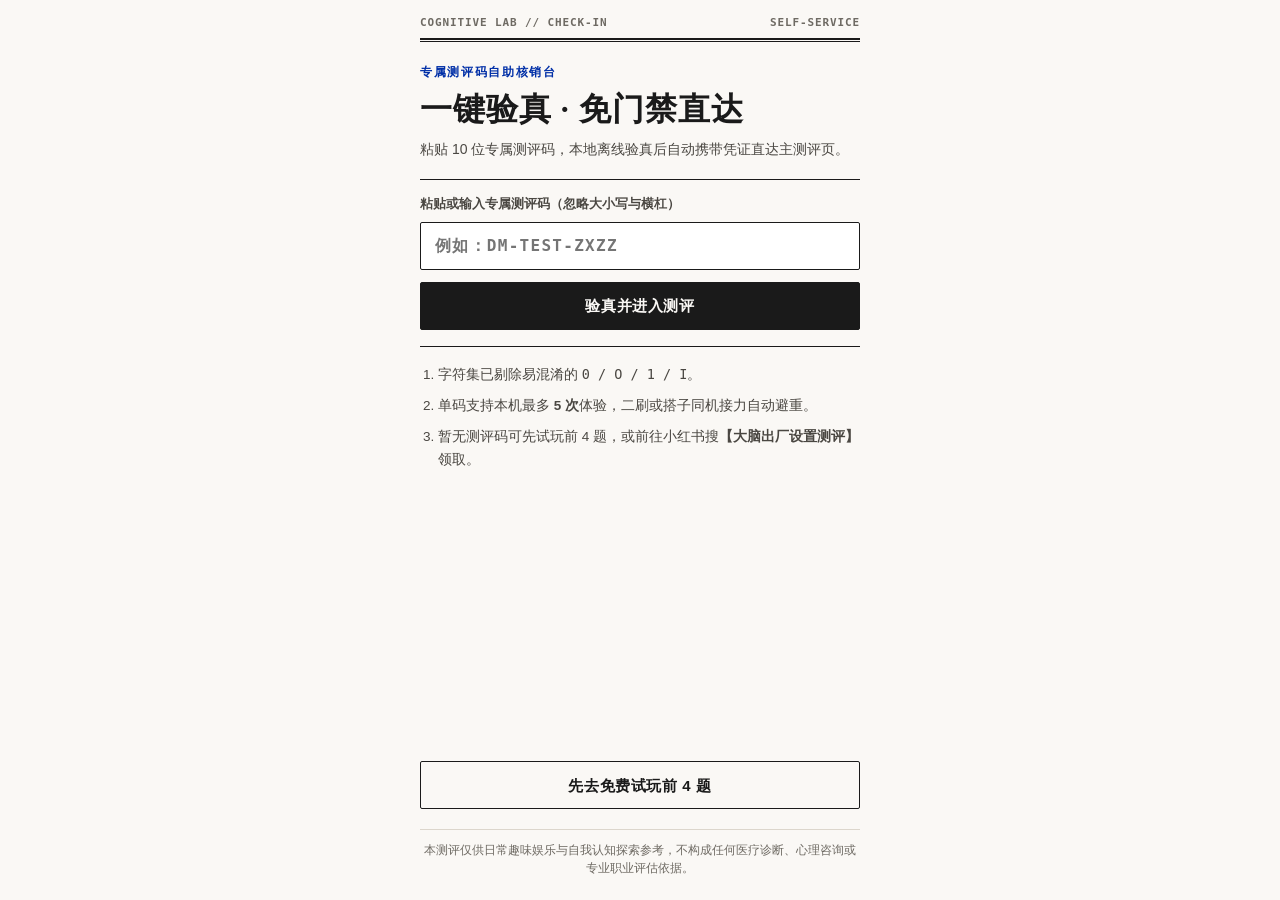
<file: claim.html>
<!DOCTYPE html>
<html lang="zh-CN">
<head>
<meta charset="UTF-8">
<meta name="viewport" content="width=device-width,initial-scale=1,viewport-fit=cover">
<title>自助核销入口 · 大脑出厂设置测评</title>
<meta name="theme-color" content="#FAF8F5">
<link rel="icon" href="data:image/svg+xml,<svg xmlns='http://www.w3.org/2000/svg' viewBox='0 0 32 32'><rect width='32' height='32' fill='%23FAF8F5'/><polygon points='16,4 28,16 16,28 4,16' fill='none' stroke='%23002FA7' stroke-width='3'/></svg>">
<link rel="stylesheet" href="css/main.css">
<script defer src="js/config.js"></script><script defer src="js/auth.js"></script>
</head>
<body>
<div class="shell">
  <header class="mast"><div class="row-sb"><span class="mono">COGNITIVE LAB // CHECK-IN</span><span class="mono">SELF-SERVICE</span></div><div class="drule"></div></header>
  <main class="col f1">
    <p class="eyebrow">专属测评码自助核销台</p>
    <h1 class="ctitle" style="font-size:32px">一键验真 · 免门禁直达</h1>
    <p class="clead">粘贴 10 位专属测评码，本地离线验真后自动携带凭证直达主测评页。</p>
    <section class="ccard">
      <form id="claim-form" novalidate>
        <label for="claim-input" class="flb">粘贴或输入专属测评码（忽略大小写与横杠）</label>
        <input id="claim-input" type="text" class="cinp" autocomplete="off" autocapitalize="characters" spellcheck="false" placeholder="例如：DM-TEST-ZXZZ" maxlength="24" required>
        <button type="submit" class="btn bp blk">验真并进入测评</button>
      </form>
      <p id="claim-status" class="cstat" role="status" hidden></p>
    </section>
    <ol class="faq">
      <li>字符集已剔除易混淆的 <code>0 / O / 1 / I</code>。</li>
      <li>单码支持本机最多 <b>5 次</b>体验，二刷或搭子同机接力自动避重。</li>
      <li>暂无测评码可先试玩前 4 题，或前往小红书搜<b>【大脑出厂设置测评】</b>领取。</li>
    </ol>
    <div class="cact"><a href="index.html" class="btn bo blk" style="text-decoration:none">先去免费试玩前 4 题</a></div>
  </main>
  <footer class="sft"><p class="disc">本测评仅供日常趣味娱乐与自我认知探索参考，不构成任何医疗诊断、心理咨询或专业职业评估依据。</p></footer>
</div>
<script>
document.addEventListener('DOMContentLoaded',()=>{
  const f=document.getElementById('claim-form'),i=document.getElementById('claim-input'),s=document.getElementById('claim-status'),p=new URLSearchParams(location.search);
  if(p.get('code'))i.value=p.get('code');
  f.addEventListener('submit',e=>{
    e.preventDefault();const r=BrainLab.Auth.verifyLocalHmac(i.value||'');s.hidden=false;
    if(!r.valid){s.className='cstat is-err';s.textContent=r.message;return;}
    const u=BrainLab.Auth.getCodeUsage(r.code),rem=Math.max(0,u.maxUses-u.usedCount);
    if(rem<=0){s.className='cstat is-err';s.textContent='该专属测评码体验次数（5次）已达上限，前往小红书搜【大脑出厂设置测评】领取个人专属档案码';return;}
    s.className='cstat';s.textContent=`验真通过（${r.code}，剩余 ${rem} 次），正在跳转…`;
    setTimeout(()=>{location.href='index.html?code='+encodeURIComponent(r.code)+(p.get('utm')?'&utm='+encodeURIComponent(p.get('utm')):'');},350);
  });
});
</script>
</body>
</html>
</file>
<file: css/main.css>
:root{--bg:#FAF8F5;--pan:#F2EFE9;--ink:#1A1A1A;--sub:#4A4742;--mut:#6E6A63;--rule:#DCD6CC;--blue:#002FA7;--red:#C83228;--sf:"Songti SC","STSong","Noto Serif SC","Noto Serif CJK SC","SimSun",Georgia,serif;--sn:"PingFang SC","Hiragino Sans GB","Noto Sans CJK SC","Microsoft YaHei",-apple-system,sans-serif;--mn:ui-monospace,"SFMono-Regular",Menlo,Consolas,monospace}
*,*::before,*::after{box-sizing:border-box}
html,body{margin:0;padding:0;width:100%;overflow-x:hidden;background:var(--bg);color:var(--ink);font:15px/1.65 var(--sn);-webkit-font-smoothing:antialiased;-webkit-tap-highlight-color:transparent}
[hidden]{display:none!important}
[inert],.is-inert{pointer-events:none!important;user-select:none!important}
.shell{width:100%;max-width:480px;min-height:100dvh;margin:0 auto;padding:16px 20px calc(22px + env(safe-area-inset-bottom));display:flex;flex-direction:column}
.view,.col{display:flex;flex-direction:column}
.view,.f1{flex:1 0 auto}
.min0{min-width:0}
.g10{gap:10px}
.row-sb{display:flex;justify-content:space-between;align-items:center;gap:8px}
.wrap{flex-wrap:wrap}
.mono{font:600 11px/1.3 var(--mn);letter-spacing:.08em;color:var(--mut);text-transform:uppercase}
.ink{color:var(--ink)}.mut{font-size:12.5px;color:var(--mut)}.blue{color:var(--blue)}.red{color:var(--red)}
.mast{margin-bottom:18px}
.mast .mono{white-space:nowrap}
.drule{height:4px;margin-top:8px;border-top:2px solid var(--ink);border-bottom:1px solid var(--ink)}
.eyebrow{margin:4px 0 10px;font:600 12px/1.4 var(--sn);letter-spacing:.14em;color:var(--blue)}
.ctitle{margin:0 0 10px;font:700 42px/1.14 var(--sf);letter-spacing:.03em}
.csub{margin:0 0 14px;font:600 17px/1.4 var(--sf);color:var(--sub)}
.ubanner{margin:0 0 14px;padding:10px 12px;border-block:1px solid var(--blue);background:var(--pan);color:var(--blue);font:600 13px/1.5 var(--sn)}
.ubanner.is-warn{border-color:var(--red);color:var(--red)}
.clead{margin:0 0 18px;font-size:14px;color:var(--sub);line-height:1.7}
.clead strong{white-space:nowrap}
.didx,.ccard{border-block:1px solid var(--ink);margin-bottom:16px}
.ccard{padding:16px 0}
.drow{display:flex;align-items:baseline;gap:14px;padding:10px 2px;border-bottom:1px solid var(--rule);font-size:14px}
.drow:last-child,.bitem:last-child{border-bottom:none}
.drow span:last-child{font-size:12.5px;color:var(--mut)}
.dcode{font:700 14px/1 var(--mn);color:var(--blue);width:18px;flex-shrink:0}
.cspecs{display:flex;justify-content:center;gap:8px;margin-bottom:14px;font-size:12.5px;color:var(--mut)}
.cact{margin-top:auto;display:flex;flex-direction:column;align-items:center;gap:10px}
.lsub{font-size:13px;color:var(--sub);text-decoration:none;border-bottom:1px solid var(--rule);min-height:48px;display:inline-flex;align-items:center}

.btn{display:inline-flex;align-items:center;justify-content:center;min-height:48px;padding:12px 18px;font:600 15px/1 var(--sn);letter-spacing:.04em;border-radius:2px;cursor:pointer;border:1.5px solid var(--ink);transition:transform .16s ease,background-color .16s ease}
.btn:active{transform:scale(.985)}
.btn:disabled{opacity:.36;cursor:not-allowed;transform:none}
.blk{width:100%}.bp{background:var(--ink);color:var(--bg)}.bo{background:transparent;color:var(--ink)}.bg{background:transparent;color:var(--sub);border-color:var(--rule);font-size:14px;padding:10px 14px}
.btm{background:none;border:none;padding:10px 4px;min-height:48px;font-size:13px;color:var(--mut);cursor:pointer;text-decoration:underline;text-underline-offset:3px}

.qhd{margin-bottom:18px}
.slb{font:600 12.5px/1.3 var(--sn);color:var(--blue)}
.slb.is-alert,.gerr{color:var(--red)}
.ptrk{width:100%;height:3px;margin-top:8px;background:var(--rule);overflow:hidden}
.pfil{height:100%;background:var(--blue);transition:width .28s ease}
.pfil.is-alert{background:var(--red)}
.cmeta{display:flex;align-items:center;gap:10px;margin-bottom:10px;padding-bottom:8px;border-bottom:1px solid var(--rule)}
.cseq{color:var(--ink);padding-right:10px;border-right:1px solid var(--rule)}
.stag{font:600 12.5px/1.3 var(--sn);color:var(--sub)}
.qstem{margin:0 0 16px;font:700 18px/1.56 var(--sf)}
.option-btn{width:100%;min-height:54px;padding:12px 14px;background:var(--bg);border:1px solid var(--ink);border-radius:2px;display:flex;align-items:flex-start;gap:12px;text-align:left;cursor:pointer;color:var(--ink);font:14.5px/1.5 var(--sn);transition:transform .16s ease,background-color .16s ease}
.option-btn:hover{background:var(--pan)}
.option-btn.is-revisit{background:var(--pan);border-color:var(--blue)}
.option-btn.is-selected{transform:scale(.98);background:var(--ink);color:var(--bg)}
.option-key{font:700 13px/1 var(--mn);width:24px;height:24px;border:1px solid currentColor;display:inline-flex;align-items:center;justify-content:center;flex-shrink:0;margin-top:1px}
.option-text{flex:1}
.qft{margin-top:16px;padding-top:12px;border-top:1px solid var(--rule)}
.toast{position:fixed;top:14px;left:50%;transform:translateX(-50%);width:calc(100% - 32px);max-width:440px;z-index:60;background:var(--ink);color:var(--bg);padding:10px 14px;font-size:13px;text-align:center;border-radius:2px}

.vload{justify-content:center;align-items:center;text-align:center}
.lbox{padding:32px 16px}
.lmark{width:54px;height:54px;margin:0 auto 22px;position:relative}
.d1,.d2{position:absolute;inset:0;border:1.5px solid var(--ink);transform:rotate(45deg);animation:sp 2.4s linear infinite}
.d2{inset:10px;border-color:var(--blue);animation-direction:reverse;animation-duration:1.8s}
@keyframes sp{from{transform:rotate(45deg)}to{transform:rotate(405deg)}}
.ltitle{margin:8px 0;font:700 22px/1.3 var(--sf)}

.rhero{display:flex;justify-content:space-between;align-items:flex-start;gap:14px;padding-bottom:14px;border-bottom:1px solid var(--ink)}
.rpill{display:inline-block;padding:2px 9px;font:600 12px/1.4 var(--sn);color:var(--blue);border:1px solid var(--blue);border-radius:2px;margin-bottom:8px}
.rpill.is-ssr{color:var(--red);border-color:var(--red)}
.rtitle{margin:0 0 6px;font:700 30px/1.2 var(--sf)}
.rsub{margin:0 0 6px;font-size:13.5px;color:var(--sub)}
.seal{width:68px;height:68px;flex-shrink:0;border:2.5px solid var(--red);padding:3px;transform:rotate(-6deg);margin-top:6px}
.sgrid{width:100%;height:100%;border:1px solid var(--red);display:grid;grid-template:1fr 1fr/1fr 1fr;place-items:center;font:700 20px/1 var(--sf);color:var(--red)}
.rmeta{padding:12px 0;border-bottom:1px solid var(--rule);display:flex;flex-direction:column;gap:5px;font-size:14px}
.mpair{display:flex;align-items:baseline;gap:8px}
.mdesc{margin:2px 0 0;font-size:13px;color:var(--sub)}
.rquote{margin:16px 0 20px;padding:14px 16px;background:var(--pan);border-left:3.5px solid var(--red);font:600 16.5px/1.6 var(--sf)}
.rsec{padding-top:16px;margin-bottom:20px;border-top:1px solid var(--ink)}
.sh2{margin:4px 0 12px;font:700 19px/1.3 var(--sf)}
.rstage{max-width:310px;margin:0 auto 12px}
.phead{padding:12px 0;border-block:1px solid var(--rule);margin-bottom:14px}
.prow{display:flex;align-items:baseline;flex-wrap:wrap;gap:4px 12px;margin-top:4px}
.pbig{font:700 32px/1.1 var(--mn);color:var(--blue)}
.pdesc{font-size:14px;font-weight:600}
.metric-head{display:flex;justify-content:space-between;align-items:baseline;margin-bottom:5px;font-size:13.5px}
.metric-name em{font-style:normal;font-size:12px;color:var(--mut)}
.metric-pct{font:600 12.5px/1 var(--mn);color:var(--sub)}
.metric-row.is-lead .metric-pct,.fit-pct{color:var(--blue)}
.metric-track{height:4px;background:#E5DFD5;overflow:hidden}
.metric-fill{height:100%;background:var(--ink)}
.metric-row.is-lead .metric-fill{background:var(--blue)}
.bitem{padding:11px 0;border-bottom:1px solid var(--rule)}
.bitem h3{margin:0 0 6px;font-size:15px}
.bitem p{margin:0;font-size:14.5px;color:var(--sub);line-height:1.72;text-align:justify}
.flist{margin-top:10px;padding-top:10px;border-top:1px dashed var(--rule);display:flex;flex-direction:column;gap:7px}
.fit-row{display:flex;align-items:baseline;gap:8px;font-size:13.5px}
.fit-role{font-weight:600}.fit-dots{flex:1;border-bottom:1px dotted #BDB6AA}.fit-pct{font:700 13.5px/1 var(--mn)}
.sgrid2{display:grid;grid-template-columns:1fr 1fr;gap:12px}
.scell{padding:12px;border:1px solid var(--ink);background:var(--pan)}
.stg{display:block;font:700 11.5px/1.3 var(--sn);margin-bottom:5px}
.snm{display:block;font:700 16px/1.3 var(--sf);margin-bottom:4px}
.ssub{margin:0;font-size:12px;color:var(--mut);line-height:1.45}
.ract{padding-top:14px;border-top:2px solid var(--ink)}
.wmk{font:600 12.5px/1.4 var(--sn);color:var(--sub)}

.mbd{position:fixed;inset:0;z-index:80;display:flex;align-items:center;justify-content:center;padding:20px}
.mgate{background:rgba(250,248,245,.86);-webkit-backdrop-filter:blur(14px);backdrop-filter:blur(14px)}
.gsht{width:100%;max-width:400px;background:var(--bg);border:2px solid var(--ink);padding:20px}
.gtit{margin:6px 0 12px;font:700 22px/1.3 var(--sf)}
.ghook{margin:0 0 16px;padding:12px;background:var(--pan);border-left:3px solid var(--blue);font-size:13.5px;line-height:1.65;color:var(--sub)}
.ghook strong{color:var(--ink)}
.flb{display:block;font:600 12.5px/1.4 var(--sn);color:var(--sub);margin-bottom:8px}
.cinp{width:100%;min-height:48px;padding:10px 14px;margin-bottom:12px;font:700 16px/1.2 var(--mn);letter-spacing:.08em;text-transform:uppercase;color:var(--ink);background:#FFF;border:1.5px solid var(--ink);border-radius:2px;outline:none}
.cinp:focus{border-color:var(--blue)}
.gerr{margin:-4px 0 12px;font:600 13px/1.45 var(--sn)}
.gft{margin-top:14px;padding-top:12px;border-top:1px solid var(--rule);text-align:center}
.gft p{margin:0 0 4px;line-height:1.6}

.mpost{background:rgba(26,26,26,.92);padding:12px 14px calc(14px + env(safe-area-inset-bottom))}
.psht{width:100%;max-width:440px;max-height:100%}
.ptip{font:600 13px/1.4 var(--sn);color:#FAF8F5}
.bcls{min-width:56px;min-height:48px;background:transparent;color:var(--bg);border:1px solid rgba(250,248,245,.5);border-radius:2px;font-size:13px;cursor:pointer}
.pstg{flex:1;min-height:0;display:flex;align-items:center;justify-content:center;overflow:auto}
.pimg{display:block;width:100%;max-width:390px;max-height:74dvh;height:auto;object-fit:contain;-webkit-touch-callout:default;user-select:auto}
.ptip-bottom{margin:0;text-align:center;font:600 13.5px/1.4 var(--sn);color:#FAF8F5}
.mpost .bp{background:var(--bg);color:var(--ink);border-color:var(--bg)}

.sft{margin-top:20px;padding-top:12px;border-top:1px solid var(--rule)}
.disc{margin:0;font-size:11.5px;line-height:1.55;color:var(--mut);text-align:center}
.cstat{margin:10px 0 0;padding:10px 12px;font:600 13px/1.5 var(--sn);background:var(--pan);border-left:3px solid var(--blue);color:var(--blue)}
.cstat.is-err{border-left-color:var(--red);color:var(--red)}
.faq{margin:0;padding-left:18px;font-size:13.5px;color:var(--sub);line-height:1.7}
.faq li{margin-bottom:8px}
</file>
